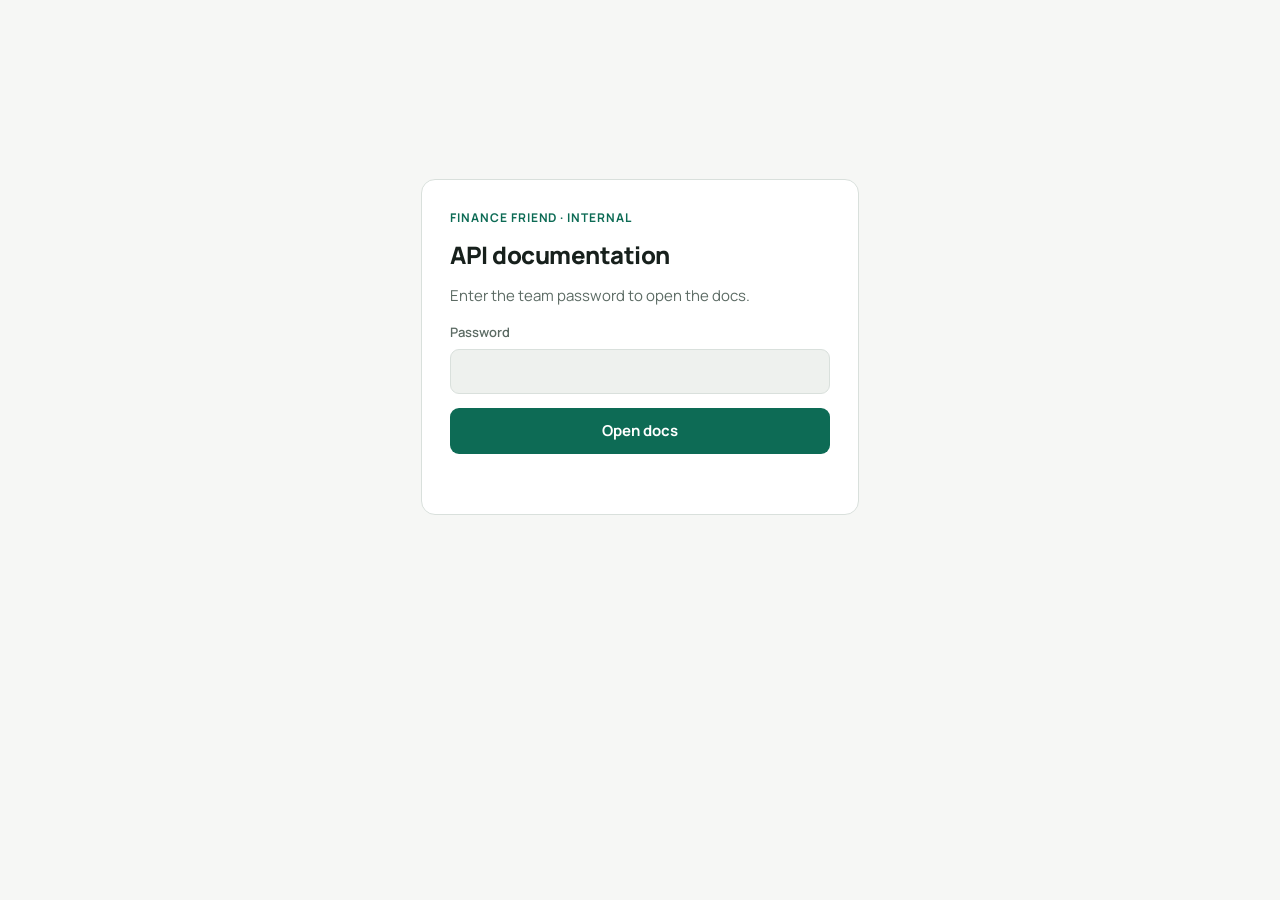
<file: app/static/api-docs/index.html>
<!doctype html>
<html lang="en">
<head>
<meta charset="utf-8">
<meta name="viewport" content="width=device-width, initial-scale=1, viewport-fit=cover">
<meta name="robots" content="noindex">
<title>Finance Friend API</title>
<meta name="claude:viewport-fit-sides" content="cover">
<link rel="preconnect" href="https://fonts.googleapis.com">
<link rel="stylesheet" href="https://fonts.googleapis.com/css2?family=Manrope:wght@400;500;600;700;800&family=JetBrains+Mono:wght@400;500&display=swap">
<style>
/* Layout: one reading column; the flow is a vertical pipeline of phases, each a tinted panel; API cards below. */
:root {
  --bg: #f6f7f5; --surface: #ffffff; --surface-2: #eef1ee; --fg: #17201c; --muted: #5c6b64; --line: #d9e0dc;
  --accent: #0d6b55; --accent-soft: #dcefe8; --code-bg: #10201a; --code-fg: #d8eee5;
  --get: #1f6fb2; --post: #0d7a4f; --put: #9a5b00; --patch: #7a3fa0; --del: #b3261e;
  --font-body: "Manrope", system-ui, -apple-system, "Segoe UI", sans-serif;
  --font-mono: "JetBrains Mono", ui-monospace, SFMono-Regular, Menlo, Consolas, monospace;
}
@media (prefers-color-scheme: dark) { :root:not([data-theme="light"]) {
  --bg: #0e1412; --surface: #151d1a; --surface-2: #1b2622; --fg: #e4ece8; --muted: #93a69d; --line: #2a3832;
  --accent: #4fc7a3; --accent-soft: #16352c; --code-bg: #0a110e; --code-fg: #cfe8dd;
  --get: #6fb2ec; --post: #52c78f; --put: #e0a443; --patch: #c08ae0; --del: #ef7a70; color-scheme: dark; } }
:root[data-theme="dark"] {
  --bg: #0e1412; --surface: #151d1a; --surface-2: #1b2622; --fg: #e4ece8; --muted: #93a69d; --line: #2a3832;
  --accent: #4fc7a3; --accent-soft: #16352c; --code-bg: #0a110e; --code-fg: #cfe8dd;
  --get: #6fb2ec; --post: #52c78f; --put: #e0a443; --patch: #c08ae0; --del: #ef7a70; color-scheme: dark; }

[hidden] { display: none !important; }
body { margin: 0; background: var(--bg); color: var(--fg); font: 15px/1.6 var(--font-body);
  padding-left: max(16px, env(safe-area-inset-left, 0px)); padding-right: max(16px, env(safe-area-inset-right, 0px)); }
.wrap { max-width: 880px; margin: 0 auto; padding-block: 32px 64px; }
code { font-family: var(--font-mono); font-size: .86em; background: var(--surface-2); padding: 1px 5px; border-radius: 4px; overflow-wrap: anywhere; }
h1, h2 { text-wrap: balance; line-height: 1.2; margin: 0; }
h1 { font-size: clamp(28px, 5vw, 38px); font-weight: 800; letter-spacing: -0.02em; }
h2 { font-size: 22px; font-weight: 800; display: flex; align-items: center; gap: 10px; flex-wrap: wrap; }
h2 small { font-size: 13px; font-weight: 600; color: var(--muted); }
p { margin: 0; }
.muted { color: var(--muted); }

/* gate */
.gate { min-height: 70vh; display: grid; place-items: center; }
.gate-card { width: 100%; max-width: 380px; background: var(--surface); border: 1px solid var(--line); border-radius: 14px; padding: 28px; display: grid; gap: 14px; }
.gate-card h1 { font-size: 24px; }
.gate-card label { display: grid; gap: 6px; font-size: 13px; font-weight: 600; color: var(--muted); }
.gate-card input { font: inherit; padding: 11px 12px; border-radius: 9px; border: 1px solid var(--line); background: var(--surface-2); color: var(--fg); }
.gate-card input:focus-visible, .btn:focus-visible, .toc a:focus-visible { outline: 2px solid var(--accent); outline-offset: 2px; }
.btn { font: inherit; font-weight: 700; border: 0; border-radius: 9px; padding: 11px 14px; background: var(--accent); color: var(--surface); cursor: pointer; }
.btn:disabled { opacity: .6; cursor: wait; }
.gate-msg { min-height: 1.4em; font-size: 13px; color: var(--del); }

/* header */
.doc-head { display: grid; gap: 12px; padding-bottom: 24px; border-bottom: 1px solid var(--line); }
.eyebrow { font-size: 12px; font-weight: 700; letter-spacing: .08em; text-transform: uppercase; color: var(--accent); }
.lead { font-size: 17px; color: var(--muted); max-width: 62ch; }
.toc { display: flex; flex-wrap: wrap; gap: 6px; }
.toc a { font-size: 13px; font-weight: 600; color: var(--fg); text-decoration: none; padding: 5px 11px; border: 1px solid var(--line); border-radius: 999px; background: var(--surface); }
.toc a:hover { border-color: var(--accent); color: var(--accent); }
.sec { display: grid; gap: 14px; padding-block: 34px 6px; scroll-margin-top: 16px; }
.sec > p { max-width: 70ch; }
.n { display: inline-grid; place-items: center; width: 28px; height: 28px; border-radius: 8px; background: var(--accent); color: var(--surface); font-size: 14px; }

/* method badges */
.m { font-family: var(--font-mono); font-size: 11px; font-weight: 700; letter-spacing: .04em; padding: 2px 7px; border-radius: 5px; color: var(--surface); background: var(--muted); flex: none; }
.m.get { background: var(--get); } .m.post { background: var(--post); } .m.put { background: var(--put); } .m.patch { background: var(--patch); } .m.delete { background: var(--del); }

/* flow */
.flow { display: grid; justify-items: stretch; }
.phase { background: var(--surface); border: 1px solid var(--line); border-radius: 14px; padding: 18px; display: grid; gap: 0; justify-items: center; }
.phase.quiet { background: transparent; border-style: dashed; }
.phase-label { justify-self: start; display: flex; align-items: center; gap: 8px; font-size: 12px; font-weight: 800; letter-spacing: .08em; text-transform: uppercase; color: var(--accent); margin-bottom: 14px; }
.phase-label span { display: inline-grid; place-items: center; width: 22px; height: 22px; border-radius: 6px; background: var(--accent-soft); }
.node { display: flex; flex-wrap: wrap; align-items: center; gap: 4px 8px; background: var(--surface-2); border: 1px solid var(--line); border-radius: 10px; padding: 10px 12px; min-width: 0; max-width: 100%; }
.node code, .branch code, .screen code { background: none; padding: 0; }
.node > code { font-weight: 500; }
.node small, .branch small, .screen small { flex-basis: 100%; font-size: 12.5px; color: var(--muted); }
.node.key { border-color: var(--accent); box-shadow: 0 0 0 3px var(--accent-soft); }
.node-row { display: flex; flex-wrap: wrap; justify-content: center; align-items: stretch; gap: 10px; width: 100%; margin-block: 4px; }
.branch { display: flex; flex-wrap: wrap; align-items: center; gap: 4px 8px; border: 1.5px dashed var(--line); border-radius: 10px; padding: 10px 12px; font-size: 14px; color: var(--muted); min-width: 0; max-width: 100%; }
.branch .if { flex-basis: 100%; font-size: 11px; font-weight: 800; letter-spacing: .06em; text-transform: uppercase; color: var(--put); }
.arrow { width: 2px; height: 22px; background: var(--line); position: relative; justify-self: center; margin-bottom: 6px; }
.arrow::after { content: ""; position: absolute; left: 50%; bottom: -6px; transform: translateX(-50%); border: 6px solid transparent; border-top-color: var(--line); border-bottom: 0; }
.arrow.long { height: 30px; margin-block: 2px 8px; }
.screens { display: grid; grid-template-columns: repeat(auto-fit, minmax(230px, 1fr)); gap: 10px; width: 100%; counter-reset: s; }
.screen { display: flex; gap: 10px; align-items: flex-start; background: var(--surface-2); border: 1px solid var(--line); border-radius: 10px; padding: 10px 12px; min-width: 0; }
.screen i { font-style: normal; font-weight: 800; font-size: 13px; display: inline-grid; place-items: center; width: 24px; height: 24px; border-radius: 50%; border: 1.5px solid var(--accent); color: var(--accent); flex: none; }
.screen > div { display: grid; gap: 2px; min-width: 0; }
.screen code { font-size: 12.5px; color: var(--muted); }
.trigger { margin-top: 12px; width: 100%; text-align: center; font-weight: 700; font-size: 14px; color: var(--accent); background: var(--accent-soft); border-radius: 10px; padding: 10px 12px; }
.fan { display: grid; grid-template-columns: repeat(auto-fit, minmax(190px, 1fr)); gap: 10px; width: 100%; }
.node.small { align-content: flex-start; }

/* api cards */
.api { background: var(--surface); border: 1px solid var(--line); border-radius: 12px; padding: 14px 16px; display: grid; gap: 10px; min-width: 0; }
.api-head { display: flex; flex-wrap: wrap; align-items: center; gap: 6px 8px; font-weight: 600; }
.api-head code { background: none; padding: 0; font-size: 14px; }
.tag { margin-left: auto; font-size: 11px; font-weight: 700; letter-spacing: .04em; text-transform: uppercase; color: var(--muted); border: 1px solid var(--line); border-radius: 999px; padding: 2px 8px; }
.code { position: relative; margin: 0; background: var(--code-bg); color: var(--code-fg); border-radius: 10px; padding: 14px 16px; overflow-x: auto; font: 12.5px/1.65 var(--font-mono); }
.code code { background: none; padding: 0; font-size: inherit; color: inherit; overflow-wrap: normal; white-space: pre; }
.copy { position: absolute; top: 8px; right: 8px; font: 600 11px var(--font-body); border: 1px solid #ffffff33; background: #ffffff14; color: var(--code-fg); border-radius: 6px; padding: 3px 8px; cursor: pointer; }
.copy:hover { background: #ffffff26; }

.table-wrap { overflow-x: auto; border: 1px solid var(--line); border-radius: 10px; background: var(--surface); }
table { border-collapse: collapse; width: 100%; font-size: 14px; }
th, td { text-align: left; padding: 9px 12px; border-bottom: 1px solid var(--line); vertical-align: top; }
tr:last-child td { border-bottom: 0; }
th { font-size: 12px; text-transform: uppercase; letter-spacing: .05em; color: var(--muted); background: var(--surface-2); }
.lock-row { display: flex; justify-content: flex-end; padding-top: 12px; }
.linkbtn { font: inherit; font-size: 13px; font-weight: 600; background: none; border: 0; color: var(--muted); cursor: pointer; text-decoration: underline; }
@media (prefers-reduced-motion: reduce) { * { scroll-behavior: auto !important; transition: none !important; } }
</style>

</head>
<body>
<div class="wrap">
  <div id="gate" class="gate">
    <form id="gate-form" class="gate-card" autocomplete="off">
      <p class="eyebrow">Finance Friend · internal</p>
      <h1>API documentation</h1>
      <p class="muted">Enter the team password to open the docs.</p>
      <label for="pw">Password<input id="pw" type="password" autocomplete="current-password" required></label>
      <button id="unlock" class="btn" type="submit">Open docs</button>
      <p id="gate-msg" class="gate-msg" role="alert"></p>
    </form>
  </div>
  <div id="doc" hidden></div>
</div>

<script>
const PAYLOAD = {"salt": "7uTAd6oHCmeqS2zmihBXjw==", "iv": "O2ipVPtvZVje+UaP", "iter": 250000, "data": "mBxbkhZL9pafudCEeHdFTzGJTlyDb7Wmd8eupli1JfV9NRh77XDWZqvO0D55gdzrvB/nErPb1qoqijhV66o2RS8z+xo856WRiXvvlhQPHtAenVvBP6B+8KnwRiRjHYSPy24P+JLQ33KkL/Bwl5z5iL3Rd5JnVtcTYj4McBVrP3FrscmdANXvs9oZN7wEGk/Eq6qyf4aQxKZLdAooWImI2DM8ywKxxSx4bsuooXADksnJJoMiOEHU0u/[base64]/7vsKmdQafaf7QBf113lIEuJxuLXAxucEL1wFHcKzXkIHY7iWYquAoQDVS7xx6yh2LEkRpXhOQ4yWbvn++4TWW/cdAjNVJcDw329ZTWI9EfsWBUuoMmQP1tK29YEJfh+y64Tys8/nliS35J/4oT7vidgnqI+Vhe8ZJKho1OYL71JXrJNRdDfRpkCViLvtrVNk0kmbRKEAqj7NKFuXLbiEkdAQ1XdtHZAWgu0oKsIKpm0pBOmODN5sbTQS9pYWF7NZPz5gci7wDpHZVi4UNmLLslM+s3pzmTVfNMisSJ6b5W+/dza8psA8BJJiBr5BIgfFqEmRjwoyRnFFYGKLe/mIbD4RqBsqBBcGs3JvnKe78mZNQvget5YCkTTVuLJw+MviK97N1vEiIkAPJmpgLRrKILs4OGjdFSi6f6+fTfgJAWWeqeNzVNkKSJP41FdKfnqjupHI/czW8Q+G6T7lBZjizgnskFI+rwCKI/ln8Ce02tSQgBSlbbXXW9SJDQd08RU0ojxwzDV1fYUQdqJXgDeFsSjyEUYhDdgqVuFvMiagJ/qS4FzrAYBzNb3h99KyoIbYC3NZKMdJpusiDWevIKc4gHc10ML6RD3lSonVSk6iKS5mAIUKXb7efEIH3IimDQ05UhwiYd6Sw5xFX9EpDzl2X/YtKZYBoegefhQbAc8lCBuhYFPjfrkNN3Lf8IklsvvLq532kHOXGE6/TEdnvWU5MC7c+4KmcX717DKsiYDgVyTMMBuxw3tpsyes0v2yAkan9QbFn/JUJi8KQKwygEbXQMI0iDkcyokrPZptI1jTzlJIuzyfI5z7lehsupjPoKPIaFw82VclVB/vto3ntrQKTk2oDaZsufwh9osWUr3WuqJPptZ7vigavxwFNS/Nnrn7xd3I0xihsXc++lHt0EdjWwnB0MABTd3O7ZiESMpmPf9cF6DB6rfhpf7Vb4LlAnLsQZdT0jNVCrRIek4ljiwIuLTi1DJBtneS944g+SQrpK/+Hk/oMMPRtkFOatSAbO3e2ZNsjGrHXrCTc790W/mi3n3y2DgHu11QoCkrGddXM4GMyH1PeleqkP9t+VdDUOiRk4SkGaYwo9C1HCiuXmGH5a1/OhFK4I46JkgJ73W4g61tGMnnYtJ2WuUJ7zleiOWUJxEhiOlhvsXwHn7pRK+KtU7vd4JDyQWJdP1GSSoRc8J2xbQ2holqtIypQvEynyf3smXaEHfgOvWIyFksAkr/fnwl/sz/ZE8/rn5l7VZBQWnXafyP9Ew7EN/c8k7JRiKFST1ODzgoYkY0sjd99iVNbjgHhVQnwAmuTzQZ2/udDJa9jW9IoNSEW2Ul4ZK5SE+N9vJMevr8PiErh+zoun3P0ncEEj4xFQKz1cxE2imMAzl7B5ZskIsEg/keSMxfJFXhqqfunYU6+KRIq2Q78q4QWHE9YWPuisxiTMjy8qlrmyHK1GM2b3GdZ69tqO1r0CBOYp5rGveUU6gHsKF2s4ZZWxRq/eZtC2FNe7/MIyH9E5IzFGRK8x5kS9yITT8XJnDoRFa/NctUj8lkqvWGmx+qWybNyun1NmmACN7BMLshrsGSkDdVbqjdxVUGGgM16nobxc6kyyUKJuzU+cnzVq226YSbukVOWddt8YYmu4UKwRDj/BK/ZD0V/nUwvTxHO8lIx9IhwA0vnNdSLD200LDMGdG74wit6YVmu2t9+ou52NG7YHW6T4vBJk0ZC8hvElR9Ab77RCRPAZFDgvT9YY6qR+uaPbl8dpzZ4t5YZnjiS/Wz1Bf+HTP8Ufg/eo80GcELR5N6GinidMzkoyFb0dTbqJ+PjifsyPBou1BZ/Hc/WS8Sgoi+k41faUjy+h+FRcOLQ7KevbnYDSQF2BlyaDZ40oBDyQmw3sBYU1BSMuMIdBauOBy6cdTG2sdbdckMKCi7IygGNOwcRX569IfedI90jyHrkGFK4kMziTbIiuZNBIkbLcqVB+YwCBtQp/qwDAyFXHofh6dBC0PTwMaRchjFw+9mGJmf51ufWegTGB+NN9tWRJgdGq07Qlh/uPtGp4zqSSF/H5Io/yTDIJeFihERlUgtUMAKoQVlJuu2SmUbxXriDokPEo2XhktfKK+8j7E5IgRcJOOlsJY+HSKfptJyLqE20LD8rfFsOMW1DzAsZL4aY/JgOMsnuReKozu6+OJbtfvGocBJ+YmXM+M+8NNUiBOTGMKF3N/yfNF82fxtBm8dWH7enowj30p/07Zz+SiMu1zn8cuxUxQiI1eu4tphnTrxXXcjouJzYxIF8LlwRGT5cRMOjVUYAVfOO4acDL10/mU+YAj4uXa9P1BfYufyVwCZkZBHSfEk3XARRXD77WXFxD9mJVbWEnjItTveac6HeK3lSR5Bqdc+jVirWv7LtmSvgQug1pzhO32ZlPX2gqeFk97I2PfXyol6KGV52yGFOZ5UylFtNX3si8IN02AY1udXmpYt/TofAf3Pr+F7hoI0ZxFcDsT3ca+aGq3gxHEaNV2sLGN22WEBUCn4oaqOejvkgEmXgmlzckv2t70kIJE2H/b9mL89ut3QP2qMiMPgBAnXmFZOldWNf1ktPQz2LK4VALp8AC5IDCm35LqFpFsFs9lT1s/s4yBuCODF3I9MT1gVT+RBw8KUwPgUvuE+lwQ/55vBDt8k6Bt8kBVuA8Y2yhReNyTEtoysUUaThaa2JCjE+J2iJqLYL6cv4lPaKPdwGH4dHAbR8ZnpxZJ2Pf38PyFMeCjNumvWTpRGKbv2ln5cANwL4XEfPilploJeCBIoMsybSuRuRYgNoIVCnsnRWyAkYUAkoUrxu5BgqKNWZzhmbfLek/4sm26i+7dwO/2owBhdNvVN7SyxS+NCItQt2K/fyVDzf6zT/UKQSAl0Q20QMYyHf9ULJEayB6/2Ftr113SOSbkrtlE5QB1HaS0xjpQmJmwwGly2tkg1/[base64]/agMKBOcVziH0OgQsn38PBWMovoitbZhr/ud3vq/xGvImG0sdIdYKmopqSTVvWXQm0fXm8MTlq3M4LQa9eZ8Khm1vaFG9r+TS6ptHWINRioTh0cta2uUqQ3pXlKndkvls1sabXDyxcBqM5tWXW/KFuosg7Mvfqb8C3IJKENAZGJmyEXK/[base64]/wACkAUpa+Z7KgzxnXj4I9HOstEOYkfdjW1M6DWaH39GojmxJylyQbfp6nuwgRwaKfx9yZ9gw6G1CGs5zE7nnzN2qBEAymsVqvTKRVy7wFHVhp5XVbsF71cQynEra3OSFFBSmP0I79GEQ5pnuY2kJTYXYnzcs3XAvfI5qB9iEnLLFHdONwcfkI/aB/[base64]/XXEc6OtgDBC6dgGntZBETkgmZ6nwnF6mJVcrsSw/[base64]/[base64]/IGuEIQ157w8+RdLYgKWtZX+RgprIs3F34qDmC1e6dHV/DpQEFbPNnhvYSgmoX0nHJw+bhNZbPEfdymiWfbH4dHhcEv3DpM4/WWGy+u6fPTIVvYp5NzbfqGXHkDytR5jGwjtTaRAaVWIwCXwwXutxBO04MQZmAY5CVlGiLyuTO2Wh/ULPJrz0WJENJqC9w/9mc4c6RUdImkNOn6OFetCUHuZAkMO7DfhohfUspIYVUYY3Hq2MGb9CKUYLqIkXNSX0yp9bOE/+UsM782b6HnIlMgGih4UvQzp/nnMfjcc3ULFOeNmbCio3Xf1yfpoZSH8IeceM+kHIv8bp44Jn0XWNHAnjpMN3VJ6lHBdCydbuYQomd4iho0jgnNHfTR1Q1mae/Uq7Mqd7y7rq/k/iU00LoBZPf7UnjXjCjPRLO/cJtR3fLCy8YeXLOxrd3JAcJuswuey3rgAS/0Z5rPZhl0ZCxfijsrflzxPRybERnlWn1yviFHEos/OSiyeNmO2eVaVkmGwX56S2IoasA87PwlNqvUdZFnNUhcyZoEc+Oap8qEexzcQyg0jblDEJDuapuHkKGQscePjKOFLeeCcavaLdDMQYjX32dmD+vikY6fB3249xMPo+4H+lJL0BMpcln4U8xe0Gj97K4RJrXgLNcbyaIcDWEAnmENr1A/tdxxVZFty4U0w2yrK8KAw8jMyhOOb0/wEZejpMT33vBfmEuSVIwAfeqsuWFsPHNK7hcIz3vu/4rwYGQYOwjg4ph1MOa5SDOjAx4AR/mZiUrNFd0QBYXrpTSmWLwYLUht3i01x1ArBSOa9SmjmEki+x0uzQGcFrdfov5/460pZEoNhBIYEBpUtUpBgolm5XJR9JvGyoL7DA8iuzE5VjmCqHjgO6Dtgb94VkvabKURmhXmeqJpLSaET+uVRyu9G7fQ+TAEY6fNUkV3NnZc+uqGBm2MKGlohhX2xQS30p7FXIGcIP9HFGyvZYRPYUIllq+5uXCco3AjpJ4jyvv08ECKB7BJG/KqB1MqbuUNu/3yQtkb8eaX0PCnf3HXeS4P34F0KPGJaDfgxdrkZettWFuoLWIclk+sx8uC+IvRD9OnGrG0OrgtR4gYVHS4VvnRt+55ZD3rvT8WdZYU97VsYYfLraaRQm6wMCTIA62bZ+wmVzgHr9OJevQrUAZZ6DaXHWcjpLoCCx6k6hM96i2PxswhefzO+egy+g4jIzqLR0jn8/Tn4mpiYALiSoYoLbve2t+6HnC66idVx0vA7rWF9Ppn/nJ6RP/wYhvsTKLhxffSlJNVQSeNs9QtT1QQUO8G9zy3TH+fKq5wTvCDzuP3KcsRdV901BIgxtUtXovDVZXnHsdV+5ZMD1eKOhGO7e/ChLtcCLzSyDJnT21TJjquTNNCDb24KRYbMbg0cgvs6GLwqiRd05Matw+h+IQKq3q0gbdwl3nzacibBsrQ4LYq7amm7p8RIh3MYg8US7fvr6XsEql1uI8r1/4u8jvfj55iPSe/Lb8nf827Floy41pTSHXjml+fMA0s4pe6zOHv+bcHlYq97GvIuQRA02E018hO3rTSnEz+v1QxagXz4p0YyaqnSYfUbLUb9kSVE9C5nWFIh248GPR0VPLTadtS7bx747Ev25ml/0WAkoa59NT0rcoj79qT562WfiZT8iCz8iMMs5r5Ni5Wsj2NlzNDXM6viemkhpF8YgcFxiiu/HA9mUOHVjKCaXZm9Sd+VYf0/ku031EOX4jP3J5cCJqOIKcOnkkrSYlSlnWIVerOg03Z1O6Qd3G4wrfCyIQcIdMAoJ1gJM5Zlr8BsMVkDQl3h3nOAX/q5A3t/4lLN6r3Ekf496aqJVHPpbjiOG207RtOMSc1XJNQzvOF1m/5KW+jK3XkNPKORWOHXcmuiQrSTJz/qQFNOE+jllYQqyUmNOykD6U31UG8Dxd2AV6MkQph7jmpGGfo5iNA1Lpc8A82LXVuFobow2chqRsHHtKk7BvUOTwJmtfpNv+WqNvpgXLZzRrc9D6cVnex1cOC1/BML2j8S1qajjU4OLD39FAFvbvBsoIQHcpEonsMe7/9USCLuvAhdIxg4b+t8Nr9r7J3tJJTW6BHlSmB5AqiG7FTUy0MlFyjD4mGo3Gn5G0DM8UjOQeRhX/XhWuYG2m4NlQZMJoYh/FGfGDdnlrxv5KJPma7AUw97QeegrAkcMSb1F+h3K2HxiYnvXxsqHz7Yv7z5h9/zz0X9qs4UkgsY5a0e6N5vqpupIhiD2PECMQ3Tm4Tt0d4W5YyWNf9fZi6OnPzi6jeReMuc9aLsh2B6d+oa9lUv+Abj+EEAKj57kPyNsv5lDX4AYf/PmDdAY5ZG3IRt4o3qS/[base64]/hppa+1dFt2BPuuqWcqb+Gwwu4gfijg1wRDK12nRRKCnlneJ3DCWhqrHhxJL9HQ1TDf0xQP5XKI3B4DvPyVin6Cxx5HLctpJ5KZ5kwaE6qQErhQoENhqgVlc6aT9ztvd+zr8+W+fdYmNJChwg14JVs3DEFWeNyngDxK6YnejUOcsVktmRYV/270zSE58p7m13JjlGJkvLGwh4mQSyHYL2JyMcLxsYsLEKEnknIK+gJg043/kokTm2qrtxeCGVaDDl0H1R3Lqw8UqflTELqVvyiryun7k/48pI2v8Oep0BN0OlpJcdGI8epvKV21c+HWLx1vWPgynqy/UvgIX6CF+Z8Q3+nv7NucBhP7EQp7m4h540lITtILBpj4u2aTpw8mxy++TdvI6magCIKH/lfUtkHI/yfBeEluFxe28nCNjFLmcUoTDFrpyDRHBkHcpHQgLTktHXgc1+yx0sW9N9qDbRTxWWXTI5mryvA9nJ0MwTMDJtKn1fccVLI5kAh7Rv01WdXK1VZHFV2R2cIOS5/KA4d/nLTT9fbRvpt5rPoZYpv4XXKd05+rWrljdlE5e8PQEgKXRXVSpKXcrpm5rXMzR1NGPki1YMcf5lE0735y99YuhwQcQBvVqLnXLhwajUJGZfQ/iY2d4YYU91h48Tvdog/0JxzaDWzuyB0Mg87agcKZU/aNREW2EQWmponEdM00NCZ94lre+n3SaenURpAkj1klZiDfmPNJHY4pqmOPOfy728V8fipY/1x6LPqN4dVLSoUiywkQugdY2kDXmx9KvK2a5zmBObdoBLooT6Pr3Q/EDeQ37x0jL3qLOIE3+di0lqUtHZ4pOHAtDhTVxTL9J68sNlGEHQU4oE3OSPMgQv9Fo/4L3C00ahYS42jXknzP4d0+/SBIc+mRdwFYe9b14BQ4E6+LWsZKoctMcSupXprEWlbNbKmrIx0iSJ4x+NHf9SsPVzaZlpblB2uLhXUZOiJjlNoYTd+LoHn/xTz/uO2leBBlshubzhNHacfUVM3vq4iO8mPkbdXb9xafcZFdpyNGXHyjyGS8b74xixetHrpfWbaP4Qq+99Glk3B9jX2nfurQFKV8RuTSTyaOCqrm3AvXV+E0qGRGNLI1YC/bb3kPSxp1DPTQKMUHuoZ3ImmTTLsteviT7qptuHbDyMbyBxi+2XscOo5jPy/XSHExYb14ZkGiU3rYe87rR+9EE6HOXh1dIa+A7vItH5DonapFcr8KWg1WjBCIokWHJ8B0DSbxw6/uj12Mn6YhBHM66EssqTI3MW5O7tqW4k/InAs79a4j+q2kVMkntaF/FMYj1rSSqBeajrPV4o6/yBjKruHVy+d+5PeEvPS0yAeDkqeVbb/o/6c92IH859FKG8aZ9qCzSGT/djwipqD+4IjPpL5bUpZeFyX6ep9zx//P64YSC90a+UfI5C3Xp+MpPDB6fgFlvRNcRbp3kbnpH92SN4OgJ/TsuZfp8c4mbFpsAJx1JjMszZ9qfqwLIQgLGCXQo33iXXpaQom19J76xqIIi/0YnG75Hi/7XoaL3bLp8mqd7UmSkLE3KLD98AKhTps5Oap0o/E8ZfiS5Uhdx4nqwP37Z5aL30r4OZYS5Tpbb5KeqytVCFtrLm5DvDkZf0GmOmfBOZLWqgaPIV/lnByir7hQL11lR2x3m+pwFhUYY19qI/P7KmEnC1g2ZOLRPoG8XFykDOqypVD8io20VR3j+p+ICwoFzvciM4nnPJOC4V/3e+uOKlbz+8lHh9L2rvTF9mDqPDk9n4hDyvQLsVkRcovPlpoWEclZa3vz6SxSSQDim3ObaXSNL2L0Cig1chSszpe09PdL8vqgyOe18egT07M3fwnbpaiLKYmbsge5UMPBhM3dFOQC8g0RsQp+TKc93IsaE/N66a3RAOIqA52ZMM/aZ/a3uxzu0InZeCTjtVjIXlvH8W3tjobUUIQ2Bbd/iw/4Nv0KlSLlj6+VaZCYqkBAF0OXxwq0SZf8lkETMVuKrTaZmBu9G5hzX9H35krT/WsAganwowYG/G3PK9hhxyyp9pmmc5sWie80Gcd5Q7g/hHLRmNHcbX3UXL/hMdpsAjz8NbvIS1i5m0PC5wct9OS/dN2Ae15Q0Vnhkwq/UTCcUDruE30CBHZIk/ZQVRcmOTNKAqdkpQ3X8DoL8INo7CYqkbQshJThaXWtklthwczro7Wc0S97gkRmGFgIdqRMLBxiijIRFIOu4kdv5fnTYwLd9DNNIgntDuAdNeM011GDx4HX/v284t0qFvO3uiV05nNF/nMhOuG4SKmeCfmYEmfEHKNfBXdsJxirTwS3iIyB7X+zZcFl4HOqJ8w4pbl/64OIVpor+Lb0CsKgi5BkSjjceKz1h65wDaI9nINDdL/Beyf5zdF1hEnR/cKSJJZvcIIO6n4rAFIkiILz640MINxII4cDjW+MIBZlGBEpUbW75kFQr7zHlD/woIwJN5Xaj8qYeFkKimwh/b6t2YgtwwOZM0oEwXbsDQXlx78LDMWPDCnFsxIbBiOYX/f4zgj1RK+28zO1N9XKCPRBBjxaFb1xxHcrsO4mXXOH3SlQoOzx+Jp/m93kU0ofr9nO0tgSISetZKr7y9PTOWPq5sdgWzLfpiRGROa2xboP4BoZ0ckl+bs5JqZUj+PBo0rRBHTrgHgzvhLC8ypCC8fZZe1PuqFHlHwxCg5yf/O/n4bL7PThda4Ni43KwxW3Xvnm7PHLGf8qOL7oyy6OJTjDaMpI2T2Fvxg4/79/5vWTagpNUfSk3Wi6u6UFc7GXbFgsaCTmWml0USXvpLMhYMEFrkpDxQor2wcJHxftwhZ7rgZdKwG5bTJZvIYqHW1zEpCtK6wDboyOiLWXpqI2VeM0UCG4yeynhVIY9+j05eAl/h5HedhlKnIiTIHIs7c48BINrYoJrQ/7P4P1vyhBcffFivSL/HkPW6JdNJHFse+7CYCqIXMHPlzTzzS/Es1q+V7MAlh/NPDed5+Ewia3PtGzfF63Tra+qlE4Os0POhYrTepr/x0Y+DCvURWCAskobTHjrNdQn11FA0udthijQXC7qin1Ca1rtOFhKE7YF0dYWZosioU5mrLuFOusvaFv9Qp0uDjYhrfvV28Vz9nBeyzbkKGJ5io/0IHUl1zm0Y86JkMiDpSjk6B3YWsoSI+mGUoZ7vxRGv/gwUXErlnW0BFnSA35UWBn66W77uU7xCANoXsyLGG8yFLa8Ylc19iVRdWfZnwGnhaKo3m784Ag00F9KymaKaY4aAUD9yfgdA/Lxb04L3hIHksJgB8vTifF3dv95wlTvO4moYhIfnoUxWFu3Bu+xLGFaoNuPeovLQ5CyZQyN6jbllRH/dTXQwjj5f8uwRTLeb+C02ZTltUOyUs8dhM+BAhGg+TzUY9OLDz85xMBei209Zpy6K34MFlrhmjxgdRfHwOEwv4AK0SQxyIO4M8ViV5LHmZF4CZSIrsS/+j0+g9Ui8Y816SiQrFI4NEnLqDId31GTst+VHGdq7k9kauxH7glMlQiBiS94XSxcYJwJCwoH+G9gQijbn55dd+rUZs5nLX+fUCQHPtqBelhKr8XOH1TuRkqeNlAbYqmpIkz09w6nJ+SjbQxKhqCrWnuCslNX+vXaBmQKnf5v+oUh7l3dGDDdQLTlf3RnWrnb7S/cG3vN4A636urm1eJVc9HUbWRsF/PbQjo8cEkc9vwidKot/GO3XZDTgyiF1CnWUdhN0VCclVkiDQKFckMaxO/T/JB3X1VvTDL9Q4NZn3CLMHqpO7TW4uGZWRp0VjpPGLsYisagf2gzfKcerWVTaw2WWsdPMGCAJKtA4AXKtcbSINpgYdZPADB2vmPXtxtNVMmHmYzDj3hS7Fhz62X5pXUtSbdKSFv7VagEyHkDWYSRh/KPROsp0V89nM9scFCNeOqO2fY1GftjtHFhrUoHSlVqp4tcCQ7FOGRPHgHKqvMC053W3n5/ntUCAHPE0u979MPFw+MWr9z/d/x6xq+AqcjbZLPUa832yO4grKD6HNvaD7RxV/Fyc8BzcTpz8S1Kp4V95yxxlxPiL+8+rXHVgKtgazfdeaBaNC3TLndQqNi/27yu77krxJc4KHmCwP1jG+9CBU+Xo3T+2e/9krCR5RfqnVL5TPXTPA5oetF+TMk6JbQlyVEBIENJXtPS7xqlB5msMiA+KNg3G3aBZ2qj41rbCE54lS5lC85FmXWnWOfC7ilA2fenE/LnsH9HXqmvppzpSPr5oGYE53VnMe3VsgU9kS3ER0fgu3sphCeq80O4JFF5dIFDgEMsHvbItg9qxkevLBPnRSuK6YPf8+llWZfWdOBPM1nE0aYeLtjGbpZaZASVBzv7Ee8AvoNMS6DD8YKeQsAg8ZY9lWxxYuhZlh0yffg1+iPJAgcPr9diSU0q7FHe3/NirXEKBfo7SRFLNPC8/E38M3tW/wQVwflogDcadE7jt/uVFtY2RwG26feMuloIujMjDkfwaEGHKVqVt/XWZG71A1fMNJ+sY9/DmFFLCPai06dlD86Wl/L6b3R671H3L8NmlMvUD0aQta5Z/et0wLjOOn1xDgOXilWvL298uyoMoblgCvqvh+shw8BfGkjVEOnYR2r363rWBqyas7/WHpCIG6LSzOPGRf+1U+HRSmHrN6fMTZXYfdShB8pJeOpfSg3HYILSGlrifs7lhxBQIwPM1IimtHTqsWSrVkLjFSGEuEmh8Xcp7M5o51ZXANaGzKRydZF7N+mUYpakDjj3eTnyDkkmZLa2mEoUFf4VzTvgUrxpoK2dTcekXE6/HVUPql8hq5pakVwv4PtsXOsmniIByrRoZRrzPc8+meZQVR25I3rQeKFe8Mf1L9zlMzzbbYYf/GOVQziaquzbhDXBp95Mk+cEcZbe7ZS/lx3tVFNKs0e0xUjAtvZ2JosM3oXk0mtDWzLve1FWEn8ovjkkgw+NQTIR95WV0ViBqTGiT1UhZ9KRx5sJvY+YHAkRvgb0yitaSs/x3aYuFQUvduzZ5jicXvcgO2pe6uXcCV0CboIEO3BfWlzKY0/Q/FtJGd7aiJWwemjVdZA86w2ni3CqA3kBDaZuWflE8WxIVF3Y9VmsoxfEF6HDLXdsWcb6trApw76cRYfScYdSsTwxzuYx/SeF4vfST29QRfYVO1lLxZvrbB2mquPkeEOtYdLFYCSBR+qkjfw589KPOqt4k75WcetEycDluB0dShJ+VkiY0Y+F0RoPzAiAlEq7gkGvAC7f0oAaYtQ3EKUd1vev87rEslPnconeKQ1Cm9l2Ub+m6zJfBH7SYsPCk9mMgGKAPhyBAqkdp7Kn/HRa5uBXWaZ7zXZylRtqZn5G8PL6wy6SrRoMY4dZIbVVUQrOjjMTL6mM/reOqmdX77/bFrU4xpOPvMmAqBsm3tWjRIrg2gFzRqzC2a87ufWbD1dUKAgdIKE2N/Jb1Iy4hMNiOz/DKy2Ik8Dr9TLIAY9qSOQvj60iAjOfgnk+QAA6JdfQlwXx0KVgSwdKqfRq4p4xcPBeFR4fyoD4yWEWdPIFmKMHA/[base64]/hdwodPad6gNY1xlTJ61/cB5SuUavQ1A6EnD4X+mRgeWyvjBTiSutGWE0Baz1h99OIJhkuNlyS5UbDMPvWeeJ4cp/9nZMrjw3COlrUQ3aLX/dbbdGW7UWSLv4fTYqnqfgcN0PiNDEITgA3d184v0lMyMvUtpacp79qgsBfRNan7O4SRLcwxP28H5/gTAN4aNd7cNaHw6+Nw6FQM3ZhdvowuU+aV38MSPtrAbP4nSFSsGZhVP+9auoZDY8aT+1JecvqjLfENON6Xp0oZCWtDRPbua1TOljgXjV9yZNHrWEaxyBQ6qJNvLTfug0m5rRjFFC1o3sPsrnqzK/D2PJ7j54Td9BD5f0+h/AmM6RTdmdPU7evePFJJMN/M90nCUjWefoIA2CJ0vTvkLTsNbXvjDMWUESqMOUpj9Gh1dBre9HcoO5e9X/unNyusnzTo1cRXTgd97QGNbfnwMmC436OcmDqJ5hX51dQc+Cw/kqCX8WDP3T7FipqlWAYBClT3+3kR7+yBf/5pGteCbjLYX+pvPV/jm0XqxIwVza+HZpBDmwpaaDvv0FFD1Ml8Fjr2mLgPN8iBEYM4GMAmAAwNqbTz0sEYFBveWdaaMxZ1eQn8kShtiKDKC+Ld4ygHYkG3IF1Oro1JdseBT3yV5VYhI097OzkwEhTFfvzkL3RSXT6IZo/8WdftjiahUFwfbM7Sbl3PQ9CRAAmpmlRw55PbVKD13TMdkd0omMS3Du6rEZlHmuNqhJqhz9EgsKFgdXSgKAIJc4G+ZafkRioOx0/4IGJt3pEnoMZeTwP+OiH6vgmLVx/L4xrtJSUywROl062yJqRhYmn7sWQmn3GLaGyTogh0BYNZhxpHMpLcRKoXKaYEvk6z8OfqRMoKpNb4o1Z7WQovrZ8WbVz0FVE8MFDoQd3VS9ttNwg5FlpTskFJNQnwrzJUbY8GUd4hivBLCpRAsEX8nVf/gbIcI8aVsZK7Kxx9DE3KFpdGTssC5ECU3bUusy1JCUzRaZCt+jDs8ShByLs5sa+drbaugysUGbuOYHdFfrchubH5hHtiyWcGwmSOCBUrz9FvhuSxdYqKvI/dqVbENEwGKV/0mYHx1FAzQcom/st5iTnE7M4w8R9umCD6h/kBqW8JmFyDtNdxxv8cm04luQIxO7lWqCJNH2Gr0FciJZlLljudBdHrQwZat4rQ2sFxnlzy73/ZM2/2a3nd1uLVLGe4Bxwci8xQgxcG3GH9cZ3yGouyC5+C0wNtAFR6ehpXblQj30GYBXnodmHzTKemx6p0oPENGfNh0vyGQFk3FwKYN3zAXdYHWw5yvkFYsu8VLucJEDPK4MG0pPWkD743G8Eb5rrUfC/2wUy7v2XBGqOZ/0Tv2E+80K5TCaIU1JoAC8EPXk80IBoXxFDyT3MUOmKkppri4D/gIEVKGpp3Elb2x/BgLl01zRlZEUv9e28tnGX4580BfJOLRoymOe5gLpI2GP7anD9yxbnM8lq5XGnTCzy9D2xI4cCPZ/HYErNAkSRYYhgX+7QUTrUsrcl7IXkQDw2oYQ34Al7QraKqT5fghRwlWC6JyZmhVQK/FcBDdnbnGBY0SA+LyTLLWNQcreCO4BxMC3hqIVCsBSQhfP7W81B8ZliCUZz6CI7RZHE+V+5GOlNlEaBQ5Xz3l5VW8PbtxeTMZvXjt/KPGfct4x87HMY0C/Eu4laWbSxHhmfFlwe7wfT/LB44iJHJLLMEwws4t1JnecJwFhGoBLsoF0aABRx0MgW9Dc/xBQhNV3hivK90dwfF7138YbZBqSzdl4xZSrRUa8D5pr4lOZzy9q6zUXtkGS6WyVWChnxYZfVMuoL+blLRJs7bdnvfkOVAiElKLhk5u3c3e4nzLmVtXXczaQ5futs5SN3Wf2LDzVJmFRfkTWiJ/7ChtpWKTg9pGuJyHFOYTvBTvfH/8DRUcnMlU6sgnqN1Dqwo6tVHhmY5je6cp1sHV/GQ78FV8V3iMG/Gfj2ir/[base64]/db88siIWV7K3y2YOMpVAW/ptXXZ0w2ASuSFhNiufLFa5EnZrnGFupFiXCgnMgHd5SbI7HSI/by+mAGxrIFK99Ke68pbHY37fD98yar+qgajiERjT/wlHqHG+h51aF32klh7khVi7UgrCNOU4pOo3ITwNAwNOFgUUTM3ZD/8s26JUJ+4loNsLlAQL1ojMpNf2Nz/GDDX970inGceDNNm6rc3kxr8jzpNIuSpg592LEp8f4NagJlLOyB+oH71WvRmBlKgOulMOIDsQxr1JNK6cGhDNqIYL8lM/pcDmWpvdkI7zNYhgiIvH35p9hBvs50DPkSLgKbkoMcmiMEQoJ9tyh/+eP9xEcr3HCKlRXkywQZz0tCu4D0UrnyTMzVnpXus8GKQEefEaN8mJkfCN0v0yXWN5mAgz7Wm5TIJHykni7NsgjaFn9WGEOw7eBhisyHUzldDKccLHdXdPfnjqf25HB1cVm6VR9CMgbdxNnwX9eTE69qgcDNbojuca26spAp64ifGFOv5nfomuid/RNtkM9/7pTXfYbknoAqAFJAL3gOVgQZzw66rvhI6NSGmAW/1GXsUiwMoI3SquD5Vr3sUlivaoJdVTCiE6JtHzojDsW0F/BYCYpnITwbsmHwX3JZyIIH4Cnp7eIwsHfZ9QD4QtFv+6KtUcZNt7SKWRdMntInffvPID5IOkuQykcUAOLnW1P7lGRQWV9NyByjgtzH5tcp636Ed66fn5D5Twojjd0CKD908hYkvoxQIIslLEdNaXF/7HBXIKxbfZ2Xn4M1PAMlppztCv7bFPtNPh/afDfJ3FQL874AaU0ck1r/5L48iOxQ76zi92YUVgnih64WXzIGRkKnlMrCUIYx+PKEmmxj2eWptdHrv997JXEmGihv6A3ur8kMCxNommnnzNHCszQbibll1joK9R3WfCf+gSc1MNO/JdNlUjPQ04qyXkbUVihVt0KvRLPy42Oo36u7oK8KgbgocUTvpQYHCWyyVSKoRDT00IxEenL58pYlFwB3Y0kKG0EKl3DZOMlmucJosSGFBm9Le22DHoqugn6DYMZzE9oL2Cy3zsmxT5foXnr+OvEQ3iTt8n5o8XX8GQRA+/YdYiJXml+pbnLHeZzRUtucwrxTzloBCFcNNRSbTCXdHovBs5ZEhKk+vpruLQ1ZpgP7B9JHxbrHBllW7OGZxw4rfvYWUA/GcWoUOw1EInRNLJ1RZWkq5PZ45Gnn7P1+fTwXRSUrVJh4zTrTXIJJByXXWzmUK9yCutZMDLpU91l2GUAcThxDHLiEIqfOdXNdFlaxb093F02wC4F4NpyH8fx9YY4oi8eHvjEG72HuD6dvVIixQIqRV3Q6rJvxBjBvepDRREy9/NXyglkNncREb2f6mT+sbiMrrEbFiRMbJID+shU6N2DcX2soNIKrY6kWYKi3wtk1R8CwtUMQJ5NnqmpfkJd3Ahqg0/fAHrjoWoYyIPp5AITMJVK1q+qZgi3/4AOQTA4IJGoaIcQgWUqV6GlwpibB2oVwozNnEMTMrjPvW9Rb11AX+ljxk63DJ08MQfpY4IPveH5WXmXKQ+aE3PbN4RWm56yX7MJbHsjuCY1zs33Yq2MKP7g2wR9V/gU0pBFEXzkWFKY1Dmd8sedDajNUYrklAAr/gy2HFdJeKw2NaOfSSymZRoaoKwXid1ShQMn/Dxn+2Oj+/Gc6XXUEexc4wMaAdx+Ap5i62A/XD4oD7dFUvPGLqk5dxIHfDA8WdMl7gM/pJxEeIuP9AUBMqrf6/GjXqhvLsm+ZHmTzTq2C6j3wOXyLI8vA+G5glvEeJ9FKbqJlUJ7yi3hsU5uHK6/DDJ5CftmcXXASLjTQFs5Oo7JojDChT+FOeiGnFoGR73RkcFwhNuJvTUbYnFbZvkKt7Zcep1rm1FW/aTe1h0ZMd/m+BcAGHkUViOEs5+KFiH+GPNFFjv2DqqbV1a6XP5VBRMsrSedV8J7OCwJr36Es5UzI03AQeARuPljroVfgCr5gjOg4DiY9MlK0JTN+IGGh+6wRZlinA/HNEvwM3tGxFGCCQSBg3pQTVeEFuMR37BnysrxD74ijJYBoSigw0SC76seGNdsXic48ANKcze4PftYHrEtUq9oqNn6o/SaQKndeVcAJsx83q1B3ngZiPwIUXULuUboqIeap0ZCtdSwK7HliLXYLcxuQE8u4RKmnYYxkEGfhkytSQVXGx+g9f/oc9jVB5l45tjFB2LK/A7nEKTWWueSJonxzOPiBCJemebRYQG/sm12DAW7fNAaAhJBtQEwmH2Hf/2I6IEz7Z3TuZpfIwGqMGu7wzPr5OBTG8/E5Q8nLGDIrAylMLxlHANMQp+mZ9esBxBE8dwMdpAdAzoFIvgdb/+W49wC1GSKsOk9CibLoxVC4/dikCsG7MmqJSiTzVMmqeUTC1W04PqJgwfQNirwyJuujsn9eO7tBqhwo5qblS85ypC5gqwORyhd9Jc9TEsBfe2dz9hI+rWthVsyOSG/SAZZi35pdyV5nYtdUBxMT40vgwKSpdF+ZEbM7GAIh6rkT9nag7FvarCS7Yoom+6i/eu7SlDT8hWauTuaXA0dFPY95u+ssqISIbt4aeTa7NYO3TifP73tghvuUEiM1P/lDNM2zIVUE96QJCxicOx2ffJxej8hGpbYUfmjZmyc0p94lQa9zUYIddZtMMkBv3pEJqvIEfBCKEMK4rpcpMokddEIutDbq3kAj6D3UuJyrJIQl4Gn2gOrCRP5cIwRBbA3gGl1J1fsZY+OlO9P3E2jxW0KFFpWuCa2dIvmWxqSuAoyKK9oOGReIFol/ydPDFiXkPpFotkF8QA3RojqmaTr+9PT6r5xRCRRNDrChplrbvVfGwHMS1oAtMOAOe4SPpjT3Htos+hM4Jo2nAqH/ltzsipZmQFpNVp6ciMGxAvAbvR4cqURDk40XacezawIiNe4OINHSIRgR/fu5DANDykVH3OAM0ICHdxp5Pq2E+baQ7FC7uKCGIuzkFAQ4E+OaHnG9CeYDdzc2L54urFK6EH++gESJLC35nJ8IRQE/pgUXeWvUvvy/[base64]/04QB7F/VwMV6l62tPOy9uMguAOy8JFTGavbfwAchuizXyohyBYvF3ZpLl8wNCZl05BWWKJLhZGvUITOrjc7B5CsraNJEz052WKVKWr/mVC0c7LruJ7LYVFl7Jjc4LHvNCtPE4LyqO7vsPYEXdABxnvMQ7eXulMIcUJd5yNGjNnY/x8AsEQqSJv5yKIcoRYvXp/A0jVBeP3IG/51H2XfueW8gRJfOdbnx8kmiyz9/OB9TVklItO0dUHQQnju4Jrt8UW61S93b4cFx6coyzcYMSjIr7eF09dZhmI0/0SHwpEe+lOxec32+/dHWdb5FIx9vm7QKKDT7UaCA9s6UtXe3IltyrleVM3VvDzSPQIbe35ZkplLgnDRMDV4qIjNPlIfCNvx1/+JYG5yB381G7VanKzYMqDNdso8SBizJ2zLTpARkM09iXHLYOg4VyPn/[base64]/n9ErgRgS6PE6PzuCyIP/NcOfD30tyFZcozbfR/2z/LR4Rl8O7FXkXSQrC4npB+z6MOBY3Cn8Ecj0YXmYrbQnzbbycfbgMNEM3ydTGVT+Lk67QdiZllA3kLPOFy1brKUcGDRMfHniA06dRmJTqbCyYvURl+xl+H3G0yn9hH/OhfkXyHOiykBwkUqSvAHPYH6/p9yB3dM4aq/o8TUlLchWWpudnVLOT0LvQbWKDSsqKD7Zl3JlbLdaB0RO5lZ3mFjew2HHXDiZS2bjIjZrxI7KrBtvXn5QTOIgzWylg3F/tbZ5BhUUMX/ERODqXjdgQL+fO69sAmNugrw9PX8ucegIh0EQeL7pkRHuMtqdC3WIe3qUdHxpnNMwqNjM4W8Gd7e3k7oQ3RRwHQ8Vfz/[base64]/OZSxFBnF73t+g1lGUjjKPto9UMl11IAygylu6AOGhGdVe1J+ZpRSkyY/7+P+e0xnZxdI4svsMgYCx3ApcgnA8HQ/SHpup7KGlVRRwORtIe/BpbrNoNU2C0vKjCjppyDSi72SCbrdOc0TdTewbcpD2DbFVRqrjZ9tqaI06FloLQ7y5KCUCUuipp2aJ3PE133ioV0sYkhIPlBP55D7oAbZC0fHAAcpMVT5qJvUvsFyrjtaF2OLUkfah4d+bSg4dbkpTzf+qCiZN8+0NaBovhTtYI1kU42lx+rv5XZjuWUfZon/YNXsR4Pk8pzv9CzFD8AjALvsImO+5y6dcCSuGgiZOiaJAkttaNryG8Ki8SOl5gdfKCX1+sZddfNTBdyh/gVlC8hJAr1qlSfaG/9lqONma0+rymsIsPqU14ChNikEYygog78n0VehwGznEu0zKmjpiswUYNKTmp3jBGM6buc1RRKQUahO8pzgzCjKq5ZUVmU1Kr9bJhBdYyEZwvN5FO3/KhAxXIBL4SBUV/G5uzaPWD+306ArFAHy4FysoYafbQe3OEqTFy3dDZacUSrqkImhpgNu6OUM8VcLo5Y5n6ECkAg27QpwuV4o6qS8W2dMJB95teCjrRpIrMZJYnOm+VVI+9n4YCqp/iFgyzjiY0gd15JeBUb+5oliAdAD2/6TyvJs9rIPO32c8AOrhXS8TcCeSfbzXnTTm+wioWXiIIwt2pcBQnn/kXblymdFDDXCFBkVjd8ZT9z/6qiokAmGFD7GnwKro+pWPi3lEyMSXHcADV8/TVQQhByYEI4vWkkFnMtxsr19fkSjj+JKBHbsd/gGH72iWE8/UwRc7iNKMekErRdBhUSKpdqzi5M/rMG5m1GTTWzuqkjN2jQK3KenURJSRmKH4GkHaJBpr3Q0gsrVspDbbPgUxMISbREXdGbdwAspyjRbMgMLP1XoX9rhIRmcVwG78FIyRFlmCgURMJEFcyPu6jY8BU8nZhEKMy5JGtiZ6NyM0bzx4uVjPI6EoJKF4TQj8h1Uq3kr9KFJivT0kUDvsmfRlnxt2/XYJMYc4qvU9Q090ZJ3QaHjme+DY5AazgNaX0tXAMHodsYcn0aFq67xR+CqnQFmlkp08fSH0WWdbQu4HhnQ/sgxU2YSXi0JuHox3tKpkELA9M8xA02Y9rR2wOORSC3yX260gE5J9mmMX9ehqfoDK7X248e0RVMWGBwpkcGDhVGxaOztTqEexj/VguzgPWL30g42dadzJJBNMDpHn8LGUj+6Vf6XsiZCXO7RFqkhrGCrmFvCW0GB8aF3nfwBYakkMgN2HBrc7tLkPRLMSjCrLjR99rNA3uExslwAyaJS4DuY2NpywhYcOBEF1wDxRVZM5Rwq5xNyKXR2+lw1dZqRcW+PlKNv4wmfbvFwm/5IyB7tqHrUV6m5cQEbC4vroVbxI2RnU42FPD7cXFR47/aX+S0x2x7W9RFfnWzEFZXg6A6ndQ2m8AmLM9HNgQ9KkB7yy8MfXo3i42N3aWt0SaO57mRU66VJjYGzkqcTyxBAEnljS1nQhvNVsnS8A4SJYyOrYldv8lcyHFc55e6e+fpETrXruipgRvHmdp44id0gy3XeA0u/H70uka6cNk+txFhwkqnH+ayKQnD7kwCmOSng6l+XgcFVHN8MOdmZYs17HDy/1a7CSRzu2Qs5gxdhzpqqEcxApwljHsGvO/p4g9scgF77v/M0hGtoWpEGrLvX2l18+XpTTboOwfPKYpEfffEBJncRY7FxeJv4KbTwYb+GDdq75+wU/3Dptj//WAlet4r3H+8GFIskDC9V9WX9KnxvmlvroieKKMyVPo3cjXdrgyjm89WqPIIUtfGSlZ4g5F+X3Z/kJ51CRgadpOuj8yjIz90Kfun/yfcVotUMRFM60A1t5oi7PG8zZwoKLbiQvT21B15rB6MMlBl9gl2Y1mT30FDIq8k/bsixEecgbgGsnwaEYJ+5sqstteceqj/+d+ZBa6ws7HV3NzeILwZB/oQRHxh35cOGk00qxnNrDtvXDQS3TCU6GlPIT/KJwv8C2FCdgP873tquEJSxEFURSQQJWt/HR5vLDvZwZJi6lcdWwiOoB1ucTjKIUuN0b1CBQR9W0MN37eTl+6SWYPFmZoKVUnNHWaLdLDgbCSlBq+VZut2AXA9lDf1+u+E+wme003M/nEvCMzxPUS/5rsY0YE2AvdpR51ze+SWLMZJtWevbWNYWhuu5fSP4oRBhUlFdb9XX0yu5AgDgVVi82W/t11z4Qs71Dsie+dkZMVQL0hZ3oAKQn4R0GdULZPAhVeJY/r7zVnh4Z43yCw9fckE7g6L60xUFD5xtbP4xJvfGnwvX3eOPpaQoZmtJC+GgBOvCeHB0xcntmIomcS4mfdTo2sL8aFrkRg6B+eJA6LbdEHSkg9Wdoa4w65c2UZlRm/ZsIkATLia30njqUAB4QkC6JTJc/JHphcXWosh4OQ8t+utArwK/zM0IlilIwfQGyjOYGMf5UsCt5ZMs2fsllez7V2TOmVZdkDuWmqrgaBFSIJ6csUIiR15cU2sz/WG+/[base64]/+Q26H33fM3hn06GWe0RRuTqFzDsXqwj8JvSaCSjwhieDT0Hk9VCbR29Obw6cxx4onwGO+EO8QJKArZMwo9FKBlu9svBKPsFDBI2PtDDDMxXTmGzPvgoENY0lI/v3H1x9B0HXPyNJtq7H1+OQ79w9H85wxZWT+xbErdtZuiG8Y/evIOUsRHa5Rl+4YYt344610OAglqyn0nye72MaOAgn7GCGtQQ1y+8i8Lb4QPbXytcbr4PUZmW22G4WDrsmemKldm2HoEC4BCOjHoHj6DRgtX7WB9BYdgJh67ad89wLlBGy/7CUmgWEYgzkSmP9XS4ezXSIsesTfSndR3Hs2qxk6bZOolfBk4fJmzgmqAcPFluoeHqySJJnsXE5iefODqfEZuhQ5mVlSDmfYzMeUDMNQ6KTKgyNAVpREXHKSlKAO+bKB6ly/VGgkR41ucoRARsCe7rQugXv80XiQu01mw8sTfWxaeYsc3rY6nABh/Tnq1Tgf9Dgxop83zpXhgZsUKPDYACD7BRcAKNXWfUDwUbPn06T+IzM8J5Epn3d+qubaHNsvh900x/mGgmFbpjJDs7wOmyCQ5z0ZMRh8G8o1muhy7O3jmWKL9O66NTUUYqGyHTBtTcWMVdnF5UdAJ9pjK8o7RWfwvETMk2dsxd9kxpy0Ov+AMvWM43YGNOeRY1Ibu+L5wBVjdMyxulFxspskdk4yRZfse2okYNJGkFlBKEp0YtV8X4flfNZpOLcIOgAGffLcG/HU5A7toYeE6kSMVgzQmWhh7pZedpUQXcftg7UoQeNyEcuUMR6GQM/9WnH/HfxGOH/O1ERKwW3AQrxRSZjvCBV3GswvZDt16OPrrwAx/Ww/TB/F2R6YIWYZOSbye7qhGiTCmZh1f4v3ABsRPQCyW2d4XUCRJ/kHH1BtGF0rzLpzf5axcsf+kswatiapow5ZJAASQVfveL2zABKCj0yUa1hqHGgz1/lguDN6K8msdfNWud3CpjjAPCXMhckWDqrLF1tBGEKkunPuzGR35a7Lcqu1I5SzK+OWe3WUWV4Mi7NH2evZeWbOcHQTCYgQXkXwOzRyTmJIiJWxqZdrMrWKr5FMcdHpO+4OtQnITjSg8PZeoRuQCREdjAaze8RXjAdvCIk6keZivH5Cx56uSs/3lNrm7R/dVzn1hSlIy0KJgXsLm2Iv46Tw9RX7VPqTzB3YapjmKN4Qcg+KTPtM3X1JPN2OMoAH4xh4ihtaRnmriWVrQ9tT7omDotBpT/jevLMvX2wgis142n9S9M5ARGAPfybygb4D8O6qqd7CviatxI0h4xy5r5IqSWXr9rwgu+W4RhvY0ypGVkYcFvSDb4ymAPndJrVS6KaY5ouAqbIUHWrT8oyKft99X0+vsxdyuYxwi/EKisQtizKb8chv/S7HiyhwT2IvlwK1q7xTg6fgIgO8bHUwIregaUjCWHx1YugZj0BP1flumfDiR/UP7A5fIoyf3f1swj3h3PEVp9i0RtGO/02ImvHlIkgqwJ1E4AikKGo624JUoqcYnosnC/ue1pSxc5Iz/bS7pvOYyVdIZRKvYLVONZWgHH5mXfzZ2q+vEIrn9DlflkOHAd+RliTbn1pnrFoRSnJzhJPu5mHLWu3eXtrjC5tGpLYiho8bHPANdIjD7FpFq3uCsc2n7032DK67gt1R163DkJJwAZp6xTQri7Sfq/iG+8kg04muMJGB2monRJB2BEjKQhYvldplU8LWgtuZAwaHzSfvicWvTw+WsC8oy0JiA+YjYf+2vTmsSl01rWvr/HpzlLTIikAhDcnNcyNBepoytK4C9jLFW2J4huv00Gw+bijueAHIMmEbByfZnO04oST+Ke1oxaOrmNvgeHnXSfb+PrXkn3kQiCGdlhhqNev7E0ZmiH4aJiDI8UGqoetqeznaE3Iorw8/byW0yGWSKZOmLNr/aXCZIg0CK5pjEY5Kkow1EzcnG86P07LCzSc1Vi4qn3+uJrRnQdoK8BbUWIAwjjvlxbr3uFjk4FUAm/t4tG16/yqUq05es+3KAvtFnNtf9aFTusOHlm+3sU3i4co/L7wbSAaLw15mbqQH/ZfiKV1cYBoFF//b0oiwBwpz8JjLzdYCECEE0VwBPZWW9//kXZ/KZBCeRMwPoM7wvCSZV72X5qMDaUoF+Nx8HbonCFa+FVVT0jqDLcD6G2GO9fTTHIGStplJufoU1cmRG+K03rNncxwtaR92YtcEPzo2fpV6WJueyiZ4WjmuqRCukqgBaF0FXyHEqWmY44Yz+Ug6mIdG2NkIxIUSIjmVFIVshlQt5M0fjJm3UP3kHOSfKtQ1MRkej9aqM2/CjGe6IXGM4Jfb/x3FrPIkGiz0Takf5UkVUY3TNjsfGEb+bpKxzK7ZIQ0/WNF9SsyusTzoSAyOA5051SV9VoNxFSi4pXR01p88rZBinEkgxnaNXcUqOrRbgPO67uOHhF27DwHVjlC2VqPZcfpyIQtlD7uSy9vkpr0/jtzeVk688udRX8HEBhtGu6H2ihfBuoYw9tHhbdpZh/gINoxthm/vXG9ec2EP6pK0JF/[base64]/b+JRkVhWxBiPxLPJu+wVnYh3Uwwq2NEA6gHxLtONRVIdoF05W4GEXk6dJa6VodCdYbtewVRStebaWw3dlV6dm0C1bHsVOHTlOmxhnIRZEV0ytZLoxoEKB19LkWPxYtD3L1CE4FVByJiNX7Ag3N7NJr276pOpVOC8/1AMwBKpgy4x8+IfVRNibSkHCjVEchtkKIFr1T2QYNbb0+Xp340exmL48sqJq7w+tMIffI0OWnpcY6eWmFlEIpmZEJLWaBLkYUHaseyrT3Tkk2ec4B7w9FZbxsNL+AxdKGNbABCYJFIH9mkwA7wNDbstkw5tmuMKot50K54BxmqNz3VJYEww3nm/y/hKoA0abrEB9B7Dk4oIW28kOUYCMXEMrKsagwLnW2DZa3U4A9bVOQKjPT4Hr0XMXmAFURNJ197J08LxuOfrmJfEoqycDDzhPuoezhwhzMZrrNwsyTSQleojpkhHIxw/vCBpzc7kwC5ihmZPbWW2/E0/47hjHD/Q7r1+mwUoei0IsuSiUGzDq4M7V2CNxWXe1D45RYrOmFZ+zttRPD6z/XcJZx1BSUjb+OzgM+6Csunx5cuM1eaTWEWHgAwCo6HWjETgyxOlpcQa0OJwfiEeaKfLIVPtqs1bwavugGA/ap4MdA4g2YHsx3KY6wSDu/L/QpTVXk31w9UFPQHJpTKVV+HmleKn9eMN4gy4TfKSUqfxxxE5IVg9MynknpR1W38HK6kV2ucowhuj5z7BDp1brgdbChz1NhIEQyf9Y1SjeSD/JRgu4Rl+069zftdIpuXeTU0MIu4s6Q3tSk2PSEf5pcLG8lfaLVH/nbfk2WTmIgXG+jNyhwfNmRQjkaZLI26P7wQ4jwwyhmCVWedRNBVUryLPnbw4mdjiBzZ/gjmAHmEAEMsE8aKoJJCwyJKve7bO0qJBo4xzdWmQa4HT4CZWlre6+jMyqqBfapCSSkhehW/+mIKW0TQ9HAfWn/9aqWA5GzGtQvLYhYy4LlZ6sfXtGJdk4edseQT73emsRCMG/Ckx6WZmWZgKLBY+ikv/Xpw4nTcZrfVSPs9flpSbyh19cg5zihq+9b0xDleh+7fAzgLPSYKT5W3256pC1x5TaW/yqMCSd0i0MAiAi9f6QCnNfTdNquF5yIhH3km5Fmxt/tEk3bununR8o1ik6eOrFz5V+Wokdb8/O+jylHt6KAfgka/9WIljCEH+NB5I0CE+sg6x9dpp9lrTZGGNLpAAhW/h8EuIPZZx2xCAXkmr/Z40VId5we9Q0L3+mmPMN9rsCdT8I+aQzQmiVuEIfL6qkb43viDc26a4kDLHoK1SMbJNo30xLyw7wKpQwTYhb8n7q3b4xE90KDeh0msOuG7fAwP+fXT5/Utu1Sw6rwGFSk/[base64]/ZtsMO4GxVsib7IcV93km2JOZxYwwdfY9zIyOY7gjlV1e0M7a4l+axENONkNYVI+0oA3P+0iEjfl5Y/wzjjGrjok5yF6Wek5Ex1b4Hr+yf+UcFeAvMflgmRTWM2nrNPs4fv2nIZHd6+iFdCvy1d1xRfOqRSi8KA+kqlL6XB7Lohb+WgasQGhqHNr5GWdbE6+TEKnjn+1XtpHmLvFM/p9amST0u13zs1d/0BvfYMESfFug60pX+wOn8lUKXHQJvP9LNWGgPK9sHQ="};
(() => {
  const b64 = (s) => Uint8Array.from(atob(s), (c) => c.charCodeAt(0));
  async function decrypt(password) {
    if (!window.crypto?.subtle) {
      // Browsers only allow this crypto on HTTPS/localhost; on a plain-HTTP server, the server decrypts.
      const res = await fetch("/api-docs/unlock", { method: "POST", headers: { "Content-Type": "application/json" },
        body: JSON.stringify({ password }) });
      const json = await res.json().catch(() => ({}));
      if (!res.ok) throw new Error(json.message || "Wrong password");
      return json.data.html;
    }
    const base = await crypto.subtle.importKey("raw", new TextEncoder().encode(password), "PBKDF2", false, ["deriveKey"]);
    const key = await crypto.subtle.deriveKey({ name: "PBKDF2", salt: b64(PAYLOAD.salt), iterations: PAYLOAD.iter, hash: "SHA-256" },
      base, { name: "AES-GCM", length: 256 }, false, ["decrypt"]);
    const plain = await crypto.subtle.decrypt({ name: "AES-GCM", iv: b64(PAYLOAD.iv) }, key, b64(PAYLOAD.data));
    return new TextDecoder().decode(plain);
  }
  function open(html) {
    const doc = document.getElementById("doc");
    doc.innerHTML = html + '<div class="lock-row"><button class="linkbtn" id="lock" type="button">Lock</button></div>';
    doc.querySelectorAll("pre.code").forEach((pre) => {
      const b = document.createElement("button"); b.type = "button"; b.className = "copy"; b.textContent = "Copy"; pre.appendChild(b);
    });
    document.getElementById("gate").hidden = true; doc.hidden = false;
  }
  document.addEventListener("click", async (e) => {
    const b = e.target.closest(".copy");
    if (b) {
      const text = b.parentElement.querySelector("code").innerText;
      try { await navigator.clipboard.writeText(text); b.textContent = "Copied"; }
      catch { const r = document.createRange(); r.selectNodeContents(b.parentElement.querySelector("code")); const s = getSelection(); s.removeAllRanges(); s.addRange(r); b.textContent = "Selected"; }
      setTimeout(() => (b.textContent = "Copy"), 1500);
      return;
    }
    if (e.target.id === "lock") {
      try { sessionStorage.removeItem("fa_docs_pw"); } catch {}
      document.getElementById("doc").innerHTML = ""; document.getElementById("doc").hidden = true;
      document.getElementById("gate").hidden = false; document.getElementById("pw").value = "";
    }
  });
  document.getElementById("gate-form").addEventListener("submit", async (e) => {
    e.preventDefault();
    const pw = document.getElementById("pw").value, btn = document.getElementById("unlock"), msg = document.getElementById("gate-msg");
    btn.disabled = true; msg.textContent = "";
    try { open(await decrypt(pw)); try { sessionStorage.setItem("fa_docs_pw", pw); } catch {} }
    catch (err) { msg.textContent = /too many/i.test(err?.message || "") ? err.message : "Wrong password. Check it and try again."; }
    finally { btn.disabled = false; }
  });
  let saved = null; try { saved = sessionStorage.getItem("fa_docs_pw"); } catch {}
  if (saved) decrypt(saved).then(open).catch(() => {});
})();
</script>
</body>
</html>
</file>
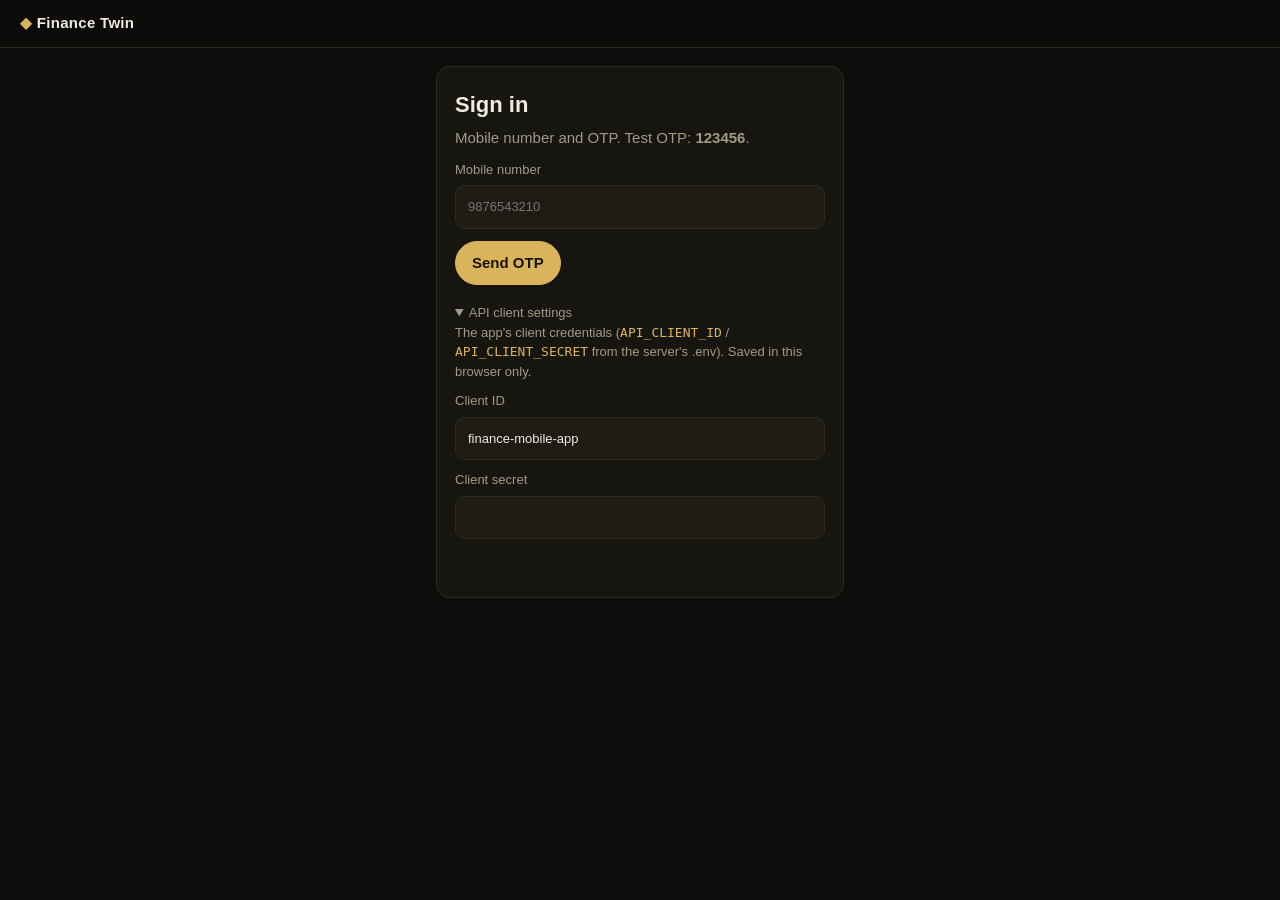
<file: app/static/app/index.html>
<!doctype html>
<html lang="en">
<head>
  <meta charset="utf-8">
  <meta name="viewport" content="width=device-width, initial-scale=1">
  <title>Finance Twin</title>
  <link rel="stylesheet" href="styles.css">
</head>
<body>
  <header class="topbar">
    <div class="brand"><span class="logo">◆</span> Finance Twin</div>
    <div class="topbar-right">
      <span id="run-pill" class="pill hidden"></span>
      <span id="user-label" class="muted"></span>
      <button id="logout-btn" class="btn ghost small hidden">Log out</button>
    </div>
  </header>

  <!-- ===== Sign in ===== -->
  <main id="login-view" class="view narrow hidden">
    <section class="card">
      <h1>Sign in</h1>
      <p class="muted">Mobile number and OTP. Test OTP: <b>123456</b>.</p>
      <label>Mobile number<input id="mobile" inputmode="tel" placeholder="9876543210" autocomplete="tel"></label>
      <div id="otp-row" class="hidden">
        <label>OTP<input id="otp" inputmode="numeric" maxlength="8" placeholder="123456" autocomplete="one-time-code"></label>
        <label id="name-row" class="hidden">Your name<input id="name" placeholder="Full name"></label>
      </div>
      <div class="row">
        <button id="send-otp-btn" class="btn primary">Send OTP</button>
        <button id="verify-otp-btn" class="btn primary hidden">Verify</button>
      </div>
      <details class="settings">
        <summary>API client settings</summary>
        <p class="muted small">The app's client credentials (<code>API_CLIENT_ID</code> / <code>API_CLIENT_SECRET</code> from the server's .env). Saved in this browser only.</p>
        <label>Client ID<input id="client-id" value="finance-mobile-app"></label>
        <label>Client secret<input id="client-secret" type="password" autocomplete="off"></label>
      </details>
      <p id="login-msg" class="msg"></p>
    </section>
  </main>

  <!-- ===== Onboarding (after OTP sign-in, before the plan) ===== -->
  <main id="onboard-view" class="view narrow hidden">
    <div class="stepper" id="ob-stepper"></div>
    <section class="card" id="ob-card"></section>
  </main>

  <!-- ===== App ===== -->
  <main id="app-view" class="view hidden">
    <nav class="tabs" role="tablist">
      <button class="tab active" data-tab="plan">Plan</button>
      <button class="tab" data-tab="agents">Agents</button>
      <button class="tab" data-tab="chat">Chat</button>
      <button class="tab" data-tab="data">Data</button>
    </nav>

    <!-- Plan -->
    <section id="tab-plan" class="tab-panel">
      <div id="connect-empty" class="card empty hidden">
        <h2>No plan yet</h2>
        <p class="muted">8 specialist agents and the Chief agent build your plan from your bank data and your onboarding answers.</p>
        <div class="row">
          <button id="run-analysis-btn" class="btn primary">Build my plan</button>
          <button class="btn ghost connect-btn">Connect bank accounts</button>
        </div>
      </div>

      <div id="progress-card" class="card hidden">
        <h2>Analysing your finances…</h2>
        <p class="muted">Each specialist agent reviews your bank data and your answers, then the Chief agent combines them into one plan.</p>
        <div class="bar"><div id="progress-fill" class="bar-fill"></div></div>
        <p id="progress-text" class="muted small"></p>
        <div id="progress-agents" class="chips"></div>
      </div>

      <div id="preview-wrap" class="hidden">
        <h2 class="section-title">Early suggestions <span class="muted small">· your final step-by-step plan is on its way</span></h2>
        <ol id="preview-steps" class="steps"></ol>
      </div>

      <div id="plan-content" class="hidden">
        <div class="card hero">
          <div class="hero-top">
            <span id="health-badge" class="badge"></span>
            <span id="plan-meta" class="muted small"></span>
          </div>
          <h1 id="headline"></h1>
          <p id="summary"></p>
          <div id="balance-tiles" class="tiles"></div>
          <div class="row">
            <button id="refresh-btn" class="btn ghost small">Re-run analysis</button>
            <span id="stale-note" class="muted small hidden">Your data changed since the last analysis.</span>
          </div>
        </div>

        <div id="conflicts" class="hidden">
          <h2 class="section-title">Trade-offs your twin resolved</h2>
          <div id="conflict-list" class="stack"></div>
        </div>

        <h2 class="section-title">Your plan, step by step</h2>
        <ol id="steps" class="steps"></ol>

        <details id="completed-wrap" class="hidden">
          <summary class="section-title">Done &amp; dismissed (<span id="completed-count">0</span>)</summary>
          <ol id="completed" class="steps compact"></ol>
        </details>
      </div>
    </section>

    <!-- Agents -->
    <section id="tab-agents" class="tab-panel hidden">
      <div id="agent-grid" class="grid"></div>
    </section>

    <!-- Chat -->
    <section id="tab-chat" class="tab-panel hidden">
      <div class="card chat">
        <div id="chat-log" class="chat-log"></div>
        <div id="chat-suggestions" class="chips"></div>
        <form id="chat-form" class="chat-form">
          <input id="chat-input" placeholder="Ask about your money…" autocomplete="off" maxlength="2000">
          <button class="btn primary" type="submit">Send</button>
        </form>
      </div>
    </section>

    <!-- Data -->
    <section id="tab-data" class="tab-panel hidden">
      <div class="card">
        <div class="row space">
          <h2>Connected accounts</h2>
          <button class="btn primary small connect-btn">Connect</button>
        </div>
        <div id="connections"></div>
        <div id="data-counts" class="chips"></div>
      </div>
      <div id="data-tables"></div>
      <div class="card">
        <h2>Add details from other forms</h2>
        <p class="muted small">Things the bank data can't show. Saving re-runs only the agents these details affect.</p>
        <div class="extra-grid">
          <label class="check"><input type="checkbox" id="x-will"> I have a will</label>
          <label class="check"><input type="checkbox" id="x-benef"> Pension beneficiaries are named</label>
          <label class="check"><input type="checkbox" id="x-poa"> I have a power of attorney</label>
        </div>
        <button id="extra-save" class="btn ghost small">Save estate details</button>
        <span id="extra-msg" class="muted small"></span>
      </div>
    </section>
  </main>

  <!-- Agent detail drawer -->
  <aside id="drawer" class="drawer hidden" aria-hidden="true">
    <div class="drawer-panel">
      <button id="drawer-close" class="btn ghost small close">Close</button>
      <div id="drawer-body"></div>
    </div>
  </aside>

  <!-- Connect modal -->
  <div id="connect-modal" class="modal hidden">
    <div class="card modal-card">
      <h2>Connect bank accounts</h2>
      <p class="muted">Your bank sent an OTP to your mobile. Test OTP: <b>123456</b>.</p>
      <label>OTP<input id="agg-otp" inputmode="numeric" maxlength="8" placeholder="123456"></label>
      <div class="row">
        <button id="agg-verify" class="btn primary">Verify &amp; import</button>
        <button id="agg-cancel" class="btn ghost">Cancel</button>
      </div>
      <p id="agg-msg" class="msg"></p>
    </div>
  </div>

  <div id="toast" class="toast hidden"></div>
  <script src="app.js"></script>
</body>
</html>
</file>
<file: app/static/app/styles.css>
:root {
  --bg: #0d0c0a;
  --surface: #17150f;
  --surface-2: #1f1c15;
  --border: #2e2a20;
  --text: #f1ece0;
  --muted: #a39a86;
  --gold: #d9b45a;
  --gold-soft: rgba(217, 180, 90, 0.14);
  --good: #6fbf73;
  --watch: #e0b04a;
  --bad: #e06a5a;
  --radius: 14px;
  --font: -apple-system, BlinkMacSystemFont, "Segoe UI", Roboto, "Helvetica Neue", Arial, sans-serif;
}

* { box-sizing: border-box; }
html, body { margin: 0; background: var(--bg); color: var(--text); font: 15px/1.5 var(--font); }
h1 { font-size: 22px; margin: 6px 0 8px; line-height: 1.3; }
h2 { font-size: 17px; margin: 0 0 10px; }
p { margin: 0 0 10px; }
code { color: var(--gold); }
.hidden { display: none !important; }
.muted { color: var(--muted); }
.small { font-size: 13px; }

.topbar {
  position: sticky; top: 0; z-index: 10; display: flex; align-items: center; justify-content: space-between;
  padding: 12px 20px; background: rgba(13, 12, 10, 0.92); border-bottom: 1px solid var(--border); backdrop-filter: blur(6px);
}
.brand { font-weight: 700; letter-spacing: 0.3px; }
.logo { color: var(--gold); }
.topbar-right { display: flex; align-items: center; gap: 10px; }

.view { max-width: 1080px; margin: 0 auto; padding: 18px 16px 60px; }
.view.narrow { max-width: 440px; }

.card { background: var(--surface); border: 1px solid var(--border); border-radius: var(--radius); padding: 18px; margin-bottom: 16px; }
.card.empty { text-align: center; padding: 36px 20px; }
.hero { background: linear-gradient(160deg, #221d12, var(--surface)); }
.hero-top { display: flex; justify-content: space-between; align-items: center; gap: 8px; flex-wrap: wrap; }

label { display: block; font-size: 13px; color: var(--muted); margin: 10px 0; }
input, select {
  display: block; width: 100%; margin-top: 6px; padding: 11px 12px; border-radius: 10px; border: 1px solid var(--border);
  background: var(--surface-2); color: var(--text); font: inherit;
}
input:focus, select:focus { outline: 2px solid var(--gold); outline-offset: 0; }
label.check { display: flex; align-items: center; gap: 8px; color: var(--text); }
label.check input { width: auto; margin: 0; }

.btn {
  border: 1px solid var(--border); background: var(--surface-2); color: var(--text); padding: 10px 16px;
  border-radius: 999px; font: inherit; cursor: pointer; white-space: nowrap;
}
.btn:hover { border-color: var(--gold); }
.btn:disabled { opacity: 0.5; cursor: progress; }
.btn.primary { background: var(--gold); color: #1a1407; border-color: var(--gold); font-weight: 600; }
.btn.ghost { background: transparent; }
.btn.small { padding: 6px 12px; font-size: 13px; }
.row { display: flex; gap: 10px; align-items: center; flex-wrap: wrap; margin-top: 12px; }
.row.space { justify-content: space-between; margin-top: 0; }

.msg { min-height: 20px; margin-top: 10px; font-size: 13px; }
.msg.error { color: var(--bad); }
.settings { margin-top: 18px; color: var(--muted); font-size: 13px; }
.settings summary { cursor: pointer; }

.tabs { display: flex; gap: 6px; margin-bottom: 16px; overflow-x: auto; }
.tab {
  border: 1px solid var(--border); background: transparent; color: var(--muted); padding: 8px 16px; border-radius: 999px;
  font: inherit; cursor: pointer;
}
.tab.active { color: #1a1407; background: var(--gold); border-color: var(--gold); font-weight: 600; }

.badge { display: inline-block; padding: 3px 10px; border-radius: 999px; font-size: 12px; font-weight: 700; letter-spacing: 0.4px; }
.badge.GOOD { background: rgba(111, 191, 115, 0.15); color: var(--good); }
.badge.WATCH { background: rgba(224, 176, 74, 0.15); color: var(--watch); }
.badge.ACTION_NEEDED { background: rgba(224, 106, 90, 0.15); color: var(--bad); }
.pill { font-size: 12px; padding: 4px 10px; border-radius: 999px; background: var(--gold-soft); color: var(--gold); }

.tiles { display: grid; grid-template-columns: repeat(auto-fit, minmax(140px, 1fr)); gap: 10px; margin: 14px 0 4px; }
.tile { background: rgba(0, 0, 0, 0.25); border: 1px solid var(--border); border-radius: 12px; padding: 10px 12px; }
.tile .k { font-size: 12px; color: var(--muted); }
.tile .v { font-size: 18px; font-weight: 600; margin-top: 2px; font-variant-numeric: tabular-nums; }

.section-title { font-size: 15px; color: var(--muted); text-transform: uppercase; letter-spacing: 0.8px; margin: 26px 0 12px; cursor: default; }
details > summary.section-title { cursor: pointer; }
.stack > * + * { margin-top: 10px; }
.conflict { border-left: 3px solid var(--gold); }

.steps { list-style: none; padding: 0; margin: 0; counter-reset: none; }
.step { position: relative; display: grid; grid-template-columns: 40px 1fr; gap: 12px; margin-bottom: 12px; }
.step-num {
  width: 36px; height: 36px; border-radius: 50%; display: grid; place-items: center; font-weight: 700;
  background: var(--gold-soft); color: var(--gold); border: 1px solid rgba(217, 180, 90, 0.35);
}
.step.DONE .step-num, .step.DISMISSED .step-num { background: transparent; color: var(--muted); border-color: var(--border); }
.step-body { background: var(--surface); border: 1px solid var(--border); border-radius: var(--radius); padding: 14px 16px; }
.step-head { display: flex; justify-content: space-between; gap: 10px; align-items: flex-start; cursor: pointer; }
.step-title { font-weight: 600; font-size: 16px; }
.step-amount { color: var(--gold); font-weight: 600; white-space: nowrap; font-variant-numeric: tabular-nums; }
.step-why { color: var(--text); opacity: 0.9; margin-top: 6px; }
.step-detail { margin-top: 10px; }
.step-detail ul { margin: 6px 0 10px 18px; padding: 0; }
.steps.compact .step-title { font-weight: 500; font-size: 14px; }
.steps.compact .step-body { padding: 10px 14px; }

.chips { display: flex; flex-wrap: wrap; gap: 6px; margin-top: 8px; }
.chip { font-size: 12px; padding: 3px 9px; border-radius: 999px; border: 1px solid var(--border); color: var(--muted); }
.chip.gold { color: var(--gold); border-color: rgba(217, 180, 90, 0.4); }
.chip.status-READY { color: var(--good); border-color: rgba(111, 191, 115, 0.4); }
.chip.status-RUNNING { color: var(--gold); border-color: rgba(217, 180, 90, 0.5); animation: pulse 1.2s infinite; }
.chip.status-FAILED { color: var(--bad); }
.chip.clickable { cursor: pointer; }
.chip.clickable:hover { color: var(--text); border-color: var(--gold); }
@keyframes pulse { 50% { opacity: 0.45; } }

.grid { display: grid; grid-template-columns: repeat(auto-fill, minmax(250px, 1fr)); gap: 14px; }
.agent-card { cursor: pointer; margin: 0; display: flex; flex-direction: column; gap: 8px; }
.agent-card:hover { border-color: var(--gold); }
.agent-card .metrics { display: grid; grid-template-columns: 1fr 1fr; gap: 6px; margin-top: auto; }
.agent-card .m { background: rgba(0, 0, 0, 0.25); border-radius: 8px; padding: 6px 8px; }
.agent-card .m .k { font-size: 11px; color: var(--muted); }
.agent-card .m .v { font-weight: 600; font-variant-numeric: tabular-nums; }

.drawer { position: fixed; inset: 0; background: rgba(0, 0, 0, 0.55); z-index: 30; display: flex; justify-content: flex-end; }
.drawer-panel { width: min(560px, 100%); height: 100%; overflow-y: auto; background: var(--bg); border-left: 1px solid var(--border); padding: 20px; }
.drawer .close { float: right; }
.finding { border-left: 3px solid var(--border); padding-left: 10px; margin: 10px 0; }
.finding.WARNING { border-color: var(--watch); }
.finding.CRITICAL { border-color: var(--bad); }
pre.facts { white-space: pre-wrap; font-size: 12px; background: var(--surface); padding: 10px; border-radius: 10px; border: 1px solid var(--border); max-height: 320px; overflow: auto; }

.chat { display: flex; flex-direction: column; height: calc(100vh - 170px); min-height: 420px; }
.chat-log { flex: 1; overflow-y: auto; display: flex; flex-direction: column; gap: 10px; padding-right: 4px; }
.bubble { max-width: 82%; padding: 10px 14px; border-radius: 14px; white-space: pre-wrap; }
.bubble.user { align-self: flex-end; background: var(--gold); color: #1a1407; border-bottom-right-radius: 4px; }
.bubble.assistant { align-self: flex-start; background: var(--surface-2); border: 1px solid var(--border); border-bottom-left-radius: 4px; }
.bubble .who { font-size: 11px; color: var(--muted); margin-top: 6px; }
.chat-form { display: flex; gap: 8px; margin-top: 10px; }
.chat-form input { margin: 0; }

table { width: 100%; border-collapse: collapse; font-size: 14px; }
th, td { text-align: left; padding: 8px 6px; border-bottom: 1px solid var(--border); }
th { color: var(--muted); font-weight: 500; font-size: 12px; text-transform: uppercase; letter-spacing: 0.5px; }
td.num, th.num { text-align: right; font-variant-numeric: tabular-nums; }
.table-wrap { overflow-x: auto; }
.extra-grid { display: grid; gap: 4px; margin-bottom: 10px; }

.modal { position: fixed; inset: 0; z-index: 40; background: rgba(0, 0, 0, 0.6); display: grid; place-items: center; padding: 16px; }
.modal-card { width: min(420px, 100%); }
.toast {
  position: fixed; bottom: 20px; left: 50%; transform: translateX(-50%); background: var(--surface-2); border: 1px solid var(--gold);
  padding: 10px 16px; border-radius: 999px; z-index: 50; font-size: 14px;
}

@media (max-width: 640px) {
  .topbar { padding: 10px 14px; }
  #user-label { display: none; }
  h1 { font-size: 19px; }
  .step { grid-template-columns: 32px 1fr; gap: 8px; }
  .step-num { width: 30px; height: 30px; font-size: 13px; }
  .bubble { max-width: 92%; }
}

/* onboarding wizard + analysis progress */
.stepper { display: flex; gap: 6px; flex-wrap: wrap; margin: 8px 0 14px; }
.stepper span { font-size: 12px; padding: 4px 10px; border-radius: 999px; border: 1px solid var(--border); color: var(--muted); }
.stepper span.done { color: var(--gold); border-color: var(--gold); }
.stepper span.current { background: var(--gold); color: #111; border-color: var(--gold); font-weight: 600; }
.form-grid { display: grid; grid-template-columns: repeat(auto-fit, minmax(200px, 1fr)); gap: 0 14px; }
.goal-opt { border: 1px solid var(--border); border-radius: 10px; padding: 10px 12px; margin: 8px 0; }
.goal-opt .muted { margin: 4px 0 0; }
.bar { height: 8px; border-radius: 999px; background: rgba(255,255,255,0.08); overflow: hidden; margin: 12px 0 6px; }
.bar-fill { height: 100%; width: 0; background: var(--gold); transition: width .4s ease; }
.step.preview .step-num { opacity: .7; }
</file>
